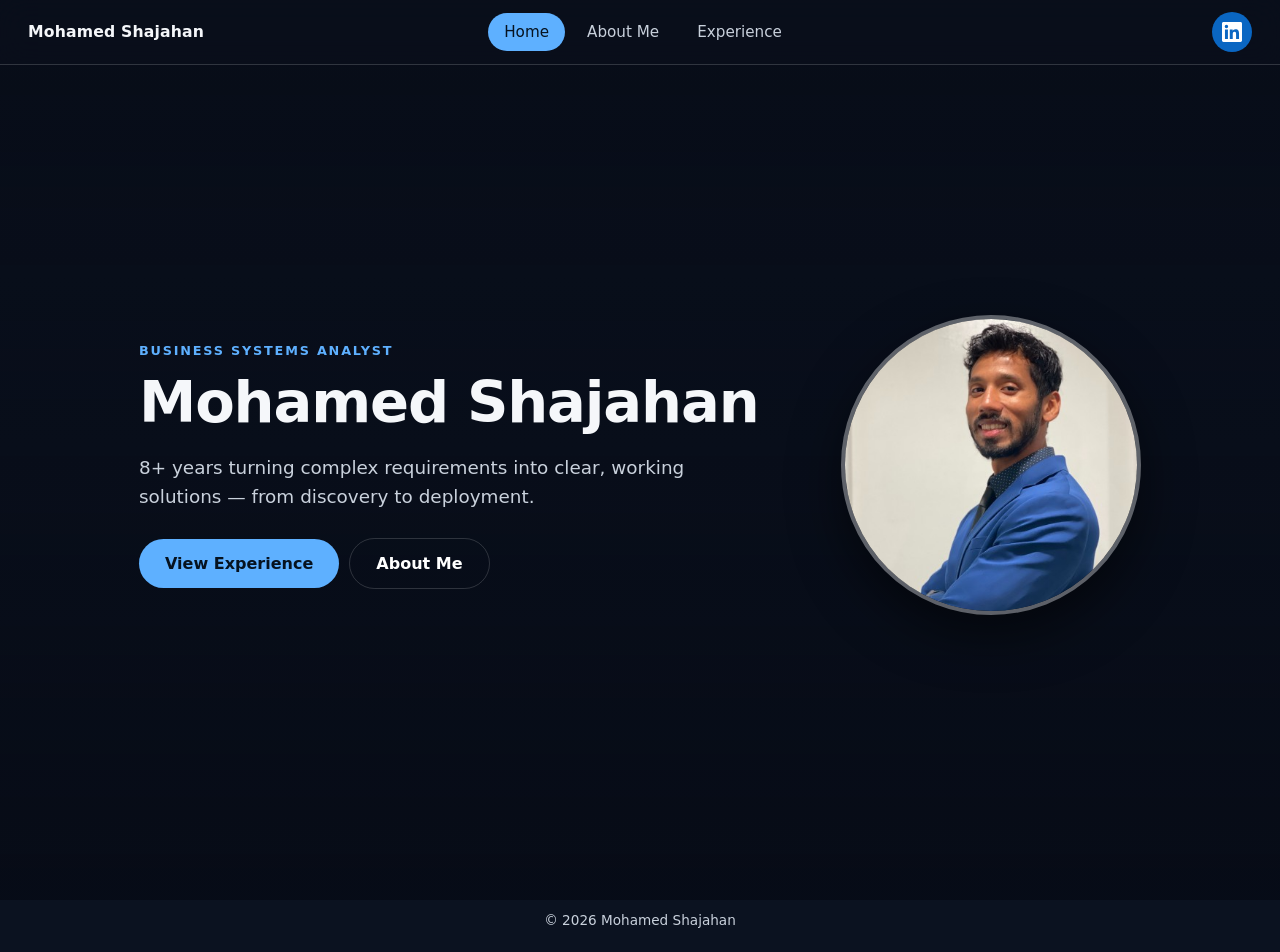
<file: index.html>
<!DOCTYPE html>
<html lang="en"><head><meta charset="utf-8"><meta name="viewport" content="width=device-width,initial-scale=1">
<title>Mohamed Shajahan | Business Systems Analyst</title>
<meta name="description" content="Mohamed Shajahan – Business Systems Analyst with 8+ years of experience.">
<link rel="stylesheet" href="style.css"></head>
<body>
<div class="bg"></div><div class="overlay"></div>
<header class="topbar">
<a class="brand" href="index.html">Mohamed Shajahan</a>
<nav><a href="index.html" class="active">Home</a><a href="about.html">About Me</a><a href="experience.html">Experience</a></nav>
<div class="social"><a href="https://www.linkedin.com/in/mohamed-shajahan-46a0a1221/" target="_blank" rel="noopener" aria-label="LinkedIn profile" title="LinkedIn"><svg viewBox="0 0 24 24"><path d="M20.45 20.45h-3.56v-5.57c0-1.33-.03-3.04-1.85-3.04-1.85 0-2.14 1.45-2.14 2.94v5.67H9.35V9h3.41v1.56h.05c.48-.9 1.64-1.85 3.37-1.85 3.6 0 4.27 2.37 4.27 5.46v6.28zM5.34 7.43a2.06 2.06 0 1 1 0-4.13 2.06 2.06 0 0 1 0 4.13zM7.12 20.45H3.56V9h3.56v11.45zM22.22 0H1.77C.79 0 0 .77 0 1.73v20.54C0 23.23.79 24 1.77 24h20.45c.98 0 1.78-.77 1.78-1.73V1.73C24 .77 23.2 0 22.22 0z"/></svg></a></div>
</header>
<main>
<section class="hero">
<div><p class="eyebrow">Business Systems Analyst</p>
<h1>Mohamed Shajahan</h1>
<p class="lead">8+ years turning complex requirements into clear, working solutions — from discovery to deployment.</p>
<a class="btn" href="experience.html">View Experience</a><a class="btn ghost" href="about.html">About Me</a></div>
<img class="photo" src="img/profile.png" alt="Portrait of Mohamed Shajahan">
</section></main>
<footer>© 2026 Mohamed Shajahan</footer>
<script src="script.js"></script>
</body></html>
</file>
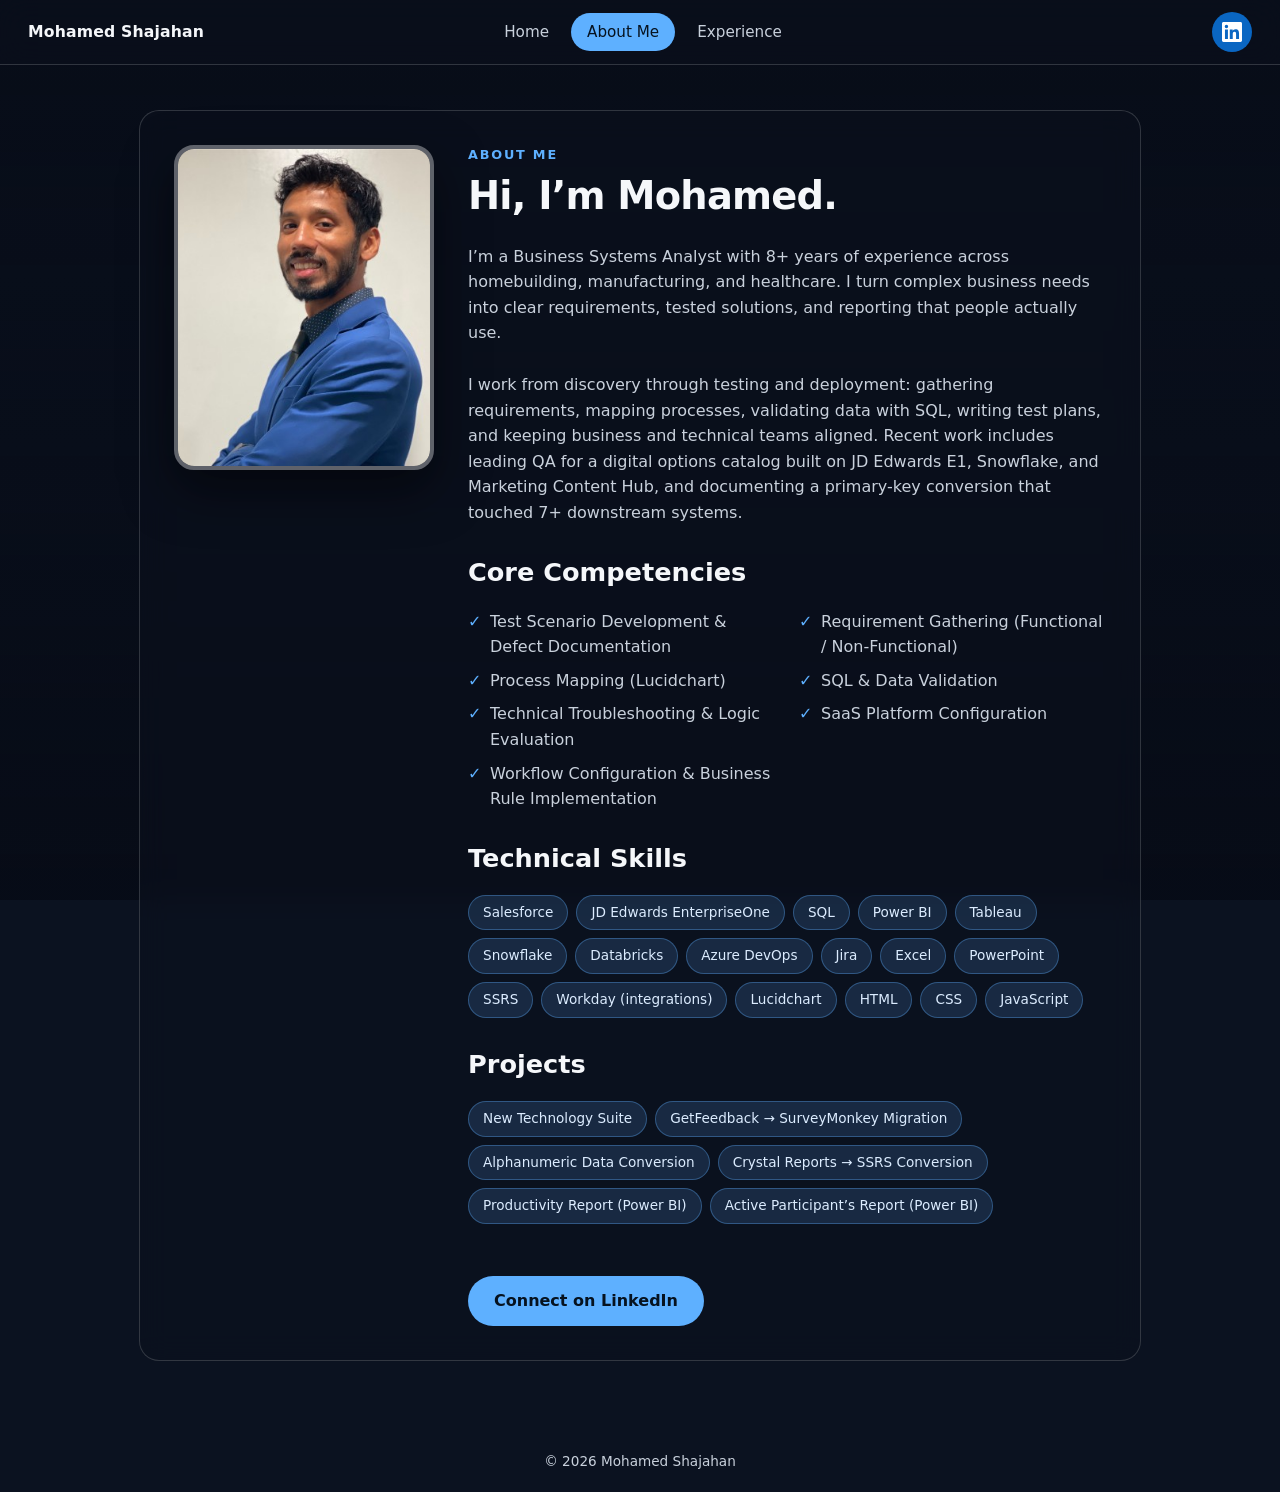
<file: about.html>
<!DOCTYPE html>
<html lang="en"><head><meta charset="utf-8"><meta name="viewport" content="width=device-width,initial-scale=1">
<title>About Me | Mohamed Shajahan</title>
<meta name="description" content="Mohamed Shajahan – Business Systems Analyst with 8+ years of experience.">
<link rel="stylesheet" href="style.css"></head>
<body>
<div class="bg"></div><div class="overlay"></div>
<header class="topbar">
<a class="brand" href="index.html">Mohamed Shajahan</a>
<nav><a href="index.html">Home</a><a href="about.html" class="active">About Me</a><a href="experience.html">Experience</a></nav>
<div class="social"><a href="https://www.linkedin.com/in/mohamed-shajahan-46a0a1221/" target="_blank" rel="noopener" aria-label="LinkedIn profile" title="LinkedIn"><svg viewBox="0 0 24 24"><path d="M20.45 20.45h-3.56v-5.57c0-1.33-.03-3.04-1.85-3.04-1.85 0-2.14 1.45-2.14 2.94v5.67H9.35V9h3.41v1.56h.05c.48-.9 1.64-1.85 3.37-1.85 3.6 0 4.27 2.37 4.27 5.46v6.28zM5.34 7.43a2.06 2.06 0 1 1 0-4.13 2.06 2.06 0 0 1 0 4.13zM7.12 20.45H3.56V9h3.56v11.45zM22.22 0H1.77C.79 0 0 .77 0 1.73v20.54C0 23.23.79 24 1.77 24h20.45c.98 0 1.78-.77 1.78-1.73V1.73C24 .77 23.2 0 22.22 0z"/></svg></a></div>
</header>
<main>
<section class="card"><div class="about-grid">
<img class="photo" src="img/profile.png" alt="Portrait of Mohamed Shajahan">
<div class="stack">
<div><p class="eyebrow">About Me</p><h1 style="font-size:2.4rem">Hi, I’m Mohamed.</h1></div>
<p>I’m a Business Systems Analyst with 8+ years of experience across homebuilding, manufacturing, and healthcare. I turn complex business needs into clear requirements, tested solutions, and reporting that people actually use.</p>
<p>I work from discovery through testing and deployment: gathering requirements, mapping processes, validating data with SQL, writing test plans, and keeping business and technical teams aligned. Recent work includes leading QA for a digital options catalog built on JD Edwards E1, Snowflake, and Marketing Content Hub, and documenting a primary-key conversion that touched 7+ downstream systems.</p>
<div><h2>Core Competencies</h2><ul class="comp"><li>Test Scenario Development &amp; Defect Documentation</li><li>Requirement Gathering (Functional / Non-Functional)</li><li>Process Mapping (Lucidchart)</li><li>SQL &amp; Data Validation</li><li>Technical Troubleshooting &amp; Logic Evaluation</li><li>SaaS Platform Configuration</li><li>Workflow Configuration &amp; Business Rule Implementation</li></ul></div>
<div><h2>Technical Skills</h2><div class="chips"><span class="chip">Salesforce</span><span class="chip">JD Edwards EnterpriseOne</span><span class="chip">SQL</span><span class="chip">Power BI</span><span class="chip">Tableau</span><span class="chip">Snowflake</span><span class="chip">Databricks</span><span class="chip">Azure DevOps</span><span class="chip">Jira</span><span class="chip">Excel</span><span class="chip">PowerPoint</span><span class="chip">SSRS</span><span class="chip">Workday (integrations)</span><span class="chip">Lucidchart</span><span class="chip">HTML</span><span class="chip">CSS</span><span class="chip">JavaScript</span></div></div>
<div><h2>Projects</h2><div class="chips"><span class="chip">New Technology Suite</span><span class="chip">GetFeedback → SurveyMonkey Migration</span><span class="chip">Alphanumeric Data Conversion</span><span class="chip">Crystal Reports → SSRS Conversion</span><span class="chip">Productivity Report (Power BI)</span><span class="chip">Active Participant’s Report (Power BI)</span></div></div>
<div><a class="btn" href="https://www.linkedin.com/in/mohamed-shajahan-46a0a1221/" target="_blank" rel="noopener">Connect on LinkedIn</a></div>
</div></div></section></main>
<footer>© 2026 Mohamed Shajahan</footer>
<script src="script.js"></script>
</body></html>
</file>
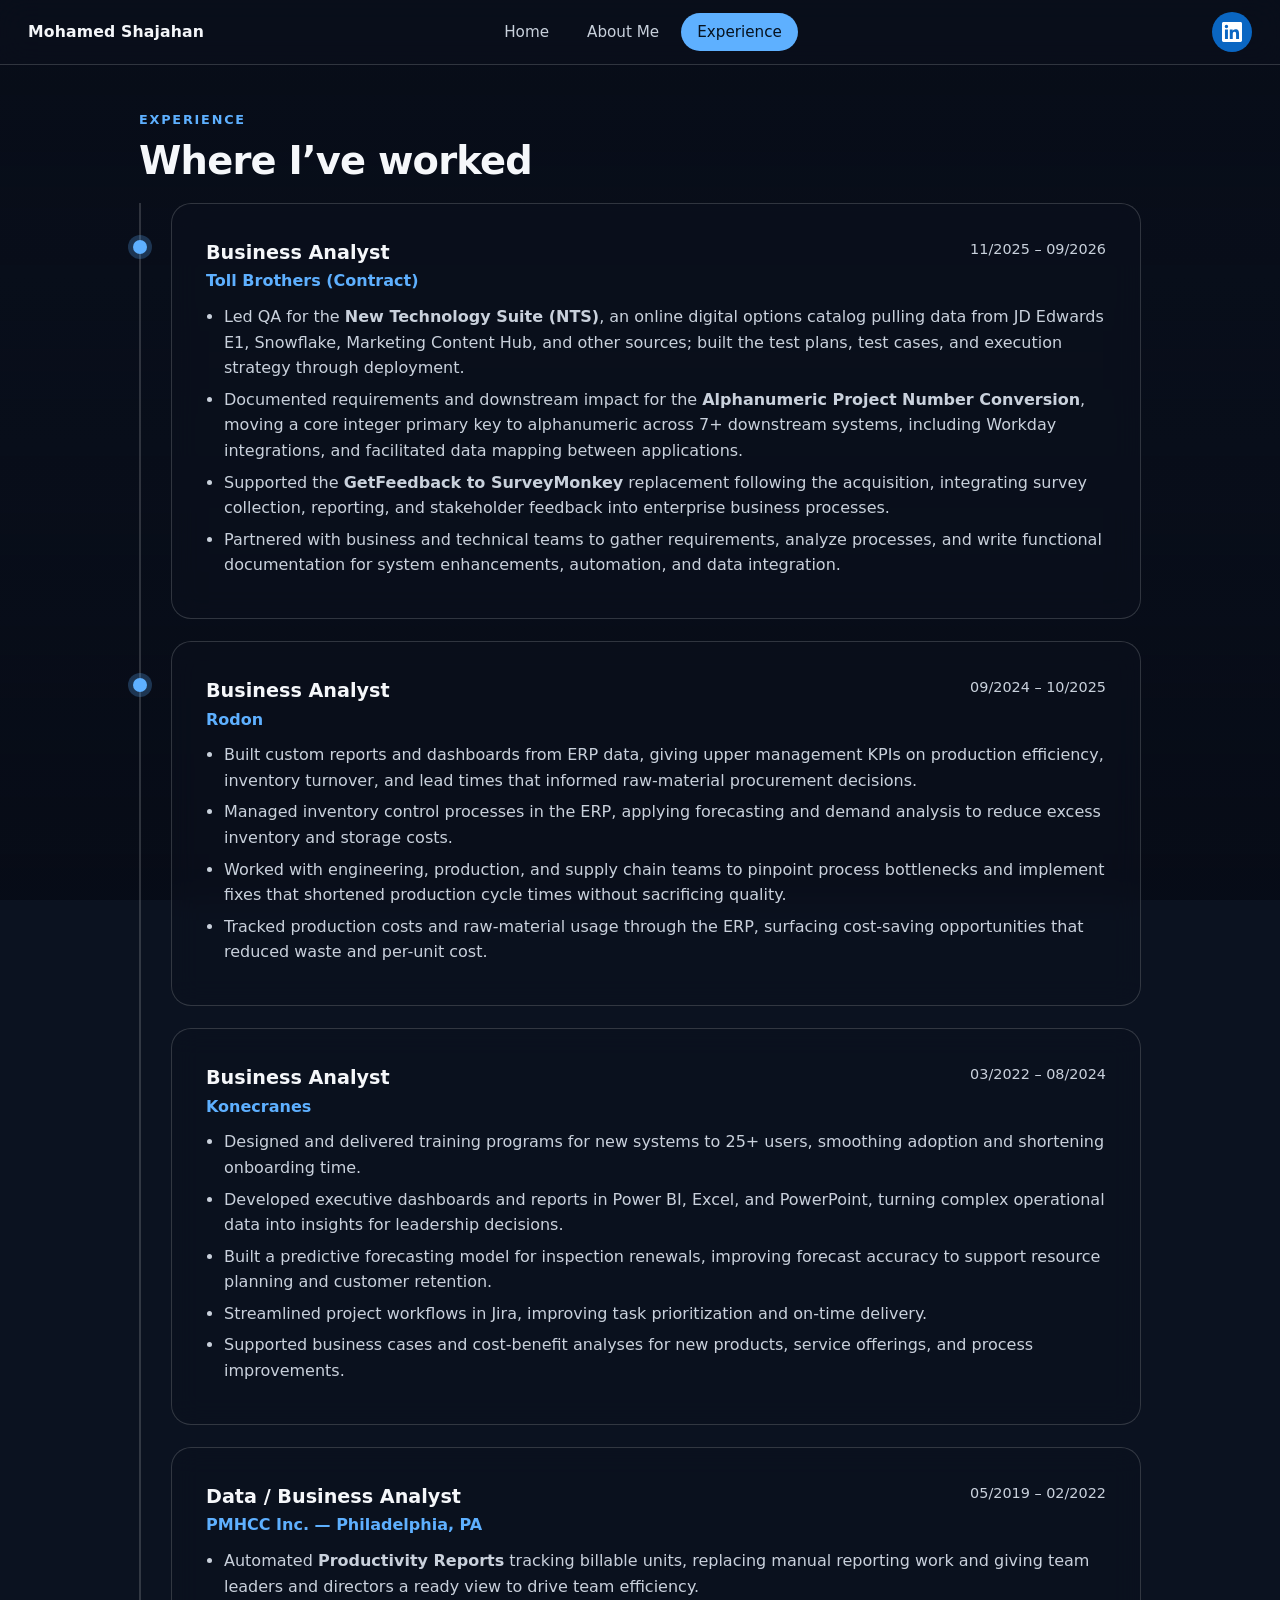
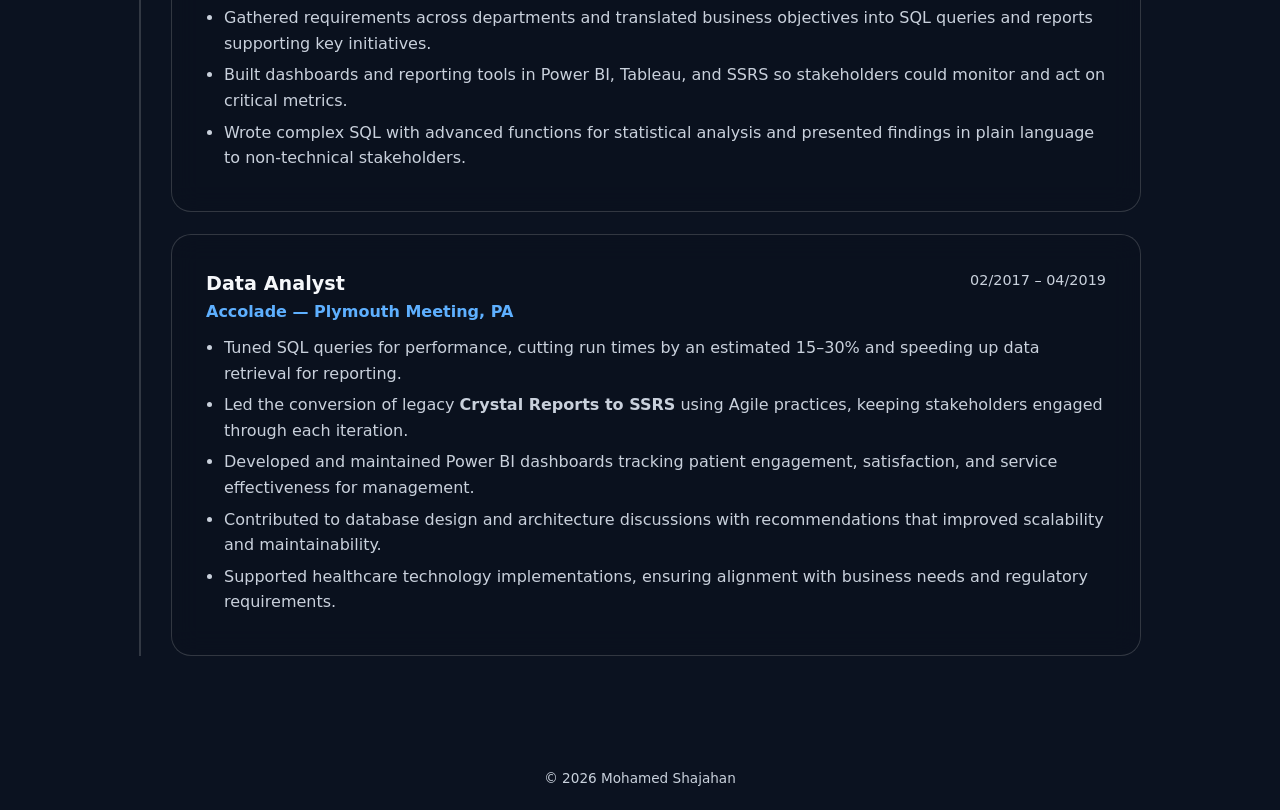
<file: experience.html>
<!DOCTYPE html>
<html lang="en"><head><meta charset="utf-8"><meta name="viewport" content="width=device-width,initial-scale=1">
<title>Experience | Mohamed Shajahan</title>
<meta name="description" content="Mohamed Shajahan – Business Systems Analyst with 8+ years of experience.">
<link rel="stylesheet" href="style.css"></head>
<body>
<div class="bg"></div><div class="overlay"></div>
<header class="topbar">
<a class="brand" href="index.html">Mohamed Shajahan</a>
<nav><a href="index.html">Home</a><a href="about.html">About Me</a><a href="experience.html" class="active">Experience</a></nav>
<div class="social"><a href="https://www.linkedin.com/in/mohamed-shajahan-46a0a1221/" target="_blank" rel="noopener" aria-label="LinkedIn profile" title="LinkedIn"><svg viewBox="0 0 24 24"><path d="M20.45 20.45h-3.56v-5.57c0-1.33-.03-3.04-1.85-3.04-1.85 0-2.14 1.45-2.14 2.94v5.67H9.35V9h3.41v1.56h.05c.48-.9 1.64-1.85 3.37-1.85 3.6 0 4.27 2.37 4.27 5.46v6.28zM5.34 7.43a2.06 2.06 0 1 1 0-4.13 2.06 2.06 0 0 1 0 4.13zM7.12 20.45H3.56V9h3.56v11.45zM22.22 0H1.77C.79 0 0 .77 0 1.73v20.54C0 23.23.79 24 1.77 24h20.45c.98 0 1.78-.77 1.78-1.73V1.73C24 .77 23.2 0 22.22 0z"/></svg></a></div>
</header>
<main>
<p class="eyebrow">Experience</p><h1 style="font-size:2.4rem;margin-bottom:20px">Where I’ve worked</h1>
<div class="timeline"><article class="card job"><header><div><h3>Business Analyst</h3><span class="co">Toll Brothers (Contract)</span></div><span class="date">11/2025 – 09/2026</span></header><ul><li>Led QA for the <strong>New Technology Suite (NTS)</strong>, an online digital options catalog pulling data from JD Edwards E1, Snowflake, Marketing Content Hub, and other sources; built the test plans, test cases, and execution strategy through deployment.</li><li>Documented requirements and downstream impact for the <strong>Alphanumeric Project Number Conversion</strong>, moving a core integer primary key to alphanumeric across 7+ downstream systems, including Workday integrations, and facilitated data mapping between applications.</li><li>Supported the <strong>GetFeedback to SurveyMonkey</strong> replacement following the acquisition, integrating survey collection, reporting, and stakeholder feedback into enterprise business processes.</li><li>Partnered with business and technical teams to gather requirements, analyze processes, and write functional documentation for system enhancements, automation, and data integration.</li></ul></article><article class="card job"><header><div><h3>Business Analyst</h3><span class="co">Rodon</span></div><span class="date">09/2024 – 10/2025</span></header><ul><li>Built custom reports and dashboards from ERP data, giving upper management KPIs on production efficiency, inventory turnover, and lead times that informed raw-material procurement decisions.</li><li>Managed inventory control processes in the ERP, applying forecasting and demand analysis to reduce excess inventory and storage costs.</li><li>Worked with engineering, production, and supply chain teams to pinpoint process bottlenecks and implement fixes that shortened production cycle times without sacrificing quality.</li><li>Tracked production costs and raw-material usage through the ERP, surfacing cost-saving opportunities that reduced waste and per-unit cost.</li></ul></article><article class="card job"><header><div><h3>Business Analyst</h3><span class="co">Konecranes</span></div><span class="date">03/2022 – 08/2024</span></header><ul><li>Designed and delivered training programs for new systems to 25+ users, smoothing adoption and shortening onboarding time.</li><li>Developed executive dashboards and reports in Power BI, Excel, and PowerPoint, turning complex operational data into insights for leadership decisions.</li><li>Built a predictive forecasting model for inspection renewals, improving forecast accuracy to support resource planning and customer retention.</li><li>Streamlined project workflows in Jira, improving task prioritization and on-time delivery.</li><li>Supported business cases and cost-benefit analyses for new products, service offerings, and process improvements.</li></ul></article><article class="card job"><header><div><h3>Data / Business Analyst</h3><span class="co">PMHCC Inc. — Philadelphia, PA</span></div><span class="date">05/2019 – 02/2022</span></header><ul><li>Automated <strong>Productivity Reports</strong> tracking billable units, replacing manual reporting work and giving team leaders and directors a ready view to drive team efficiency.</li><li>Gathered requirements across departments and translated business objectives into SQL queries and reports supporting key initiatives.</li><li>Built dashboards and reporting tools in Power BI, Tableau, and SSRS so stakeholders could monitor and act on critical metrics.</li><li>Wrote complex SQL with advanced functions for statistical analysis and presented findings in plain language to non-technical stakeholders.</li></ul></article><article class="card job"><header><div><h3>Data Analyst</h3><span class="co">Accolade — Plymouth Meeting, PA</span></div><span class="date">02/2017 – 04/2019</span></header><ul><li>Tuned SQL queries for performance, cutting run times by an estimated 15–30% and speeding up data retrieval for reporting.</li><li>Led the conversion of legacy <strong>Crystal Reports to SSRS</strong> using Agile practices, keeping stakeholders engaged through each iteration.</li><li>Developed and maintained Power BI dashboards tracking patient engagement, satisfaction, and service effectiveness for management.</li><li>Contributed to database design and architecture discussions with recommendations that improved scalability and maintainability.</li><li>Supported healthcare technology implementations, ensuring alignment with business needs and regulatory requirements.</li></ul></article></div></main>
<footer>© 2026 Mohamed Shajahan</footer>
<script src="script.js"></script>
</body></html>
</file>
<file: style.css>
:root{--fg:#f5f7fa;--muted:#c9d1dc;--accent:#5eb0ff;--glass:rgba(12,18,30,.55);--border:rgba(255,255,255,.16)}
*{box-sizing:border-box;margin:0;padding:0}
html{scroll-behavior:smooth}
body{font-family:'Inter',system-ui,-apple-system,Segoe UI,sans-serif;color:var(--fg);background:#0b1220;min-height:100vh;line-height:1.6}
a{color:inherit;text-decoration:none}

/* rotating backgrounds */
.bg{position:fixed;inset:0;z-index:-2;background:#0b1220}
.bg .slide{position:absolute;inset:0;background-size:cover;background-position:center;opacity:0;transition:opacity 2s ease;transform:scale(1.06);animation:kb 24s ease-in-out infinite alternate}
.bg .slide.on{opacity:1}
@keyframes kb{to{transform:scale(1.14)}}
.overlay{position:fixed;inset:0;z-index:-1;background:linear-gradient(180deg,rgba(6,10,20,.65),rgba(6,10,20,.45) 40%,rgba(6,10,20,.75))}

/* top bar */
.topbar{position:fixed;top:0;left:0;right:0;z-index:10;display:flex;align-items:center;justify-content:space-between;gap:16px;padding:12px 28px;background:var(--glass);backdrop-filter:blur(14px);-webkit-backdrop-filter:blur(14px);border-bottom:1px solid var(--border)}
.brand{min-width:170px;font-weight:600;font-size:.98rem;letter-spacing:.01em}
nav{display:flex;gap:6px;align-items:center}
nav a{padding:7px 16px;border-radius:999px;font-weight:500;font-size:.95rem;color:var(--muted);transition:.2s}
nav a:hover{color:#fff;background:rgba(255,255,255,.1)}
nav a.active{color:#fff;background:var(--accent);color:#06121f}
.social{display:flex;justify-content:flex-end;min-width:170px}
.social a{display:grid;place-items:center;width:40px;height:40px;border-radius:50%;background:#0a66c2;transition:transform .2s,box-shadow .2s}
.social a:hover{transform:translateY(-2px) scale(1.06);box-shadow:0 6px 18px rgba(10,102,194,.55)}
.social svg{width:20px;height:20px;fill:#fff}

main{max-width:1050px;margin:0 auto;padding:110px 24px 70px}
.card{background:var(--glass);backdrop-filter:blur(14px);-webkit-backdrop-filter:blur(14px);border:1px solid var(--border);border-radius:20px;padding:34px}
h1{font-size:clamp(2.2rem,5vw,3.6rem);line-height:1.1;letter-spacing:-.02em}
h2{font-size:1.6rem;margin-bottom:16px}
.eyebrow{color:var(--accent);font-weight:600;letter-spacing:.14em;text-transform:uppercase;font-size:.8rem;margin-bottom:10px}
p{color:var(--muted)}
.btn{display:inline-block;margin-top:26px;margin-right:10px;padding:12px 26px;border-radius:999px;background:var(--accent);color:#06121f;font-weight:600;transition:.2s}
.btn.ghost{background:transparent;color:#fff;border:1px solid var(--border)}
.btn:hover{transform:translateY(-2px);filter:brightness(1.1)}

/* home */
.hero{display:grid;grid-template-columns:1fr 300px;gap:40px;align-items:center;min-height:calc(100vh - 190px)}
.hero p.lead{font-size:1.15rem;margin-top:18px;max-width:560px}
.photo{width:100%;aspect-ratio:1;object-fit:cover;border-radius:50%;border:4px solid rgba(255,255,255,.35);box-shadow:0 20px 50px rgba(0,0,0,.5)}

/* about */
.about-grid{display:grid;grid-template-columns:260px 1fr;gap:34px;align-items:start}
.about-grid .photo{border-radius:20px;aspect-ratio:4/5}
.chips{display:flex;flex-wrap:wrap;gap:8px;margin-top:8px}
.chip{padding:6px 14px;border-radius:999px;font-size:.85rem;background:rgba(94,176,255,.16);border:1px solid rgba(94,176,255,.35);color:#dcecff}
.stack{display:grid;gap:26px}
ul.comp{list-style:none;display:grid;grid-template-columns:1fr 1fr;gap:8px 24px;margin-top:8px}
ul.comp li{color:var(--muted);padding-left:22px;position:relative}
ul.comp li:before{content:"✓";position:absolute;left:0;color:var(--accent)}

/* experience timeline */
.timeline{position:relative;margin-top:12px;padding-left:30px;border-left:2px solid var(--border)}
.job{position:relative;margin-bottom:22px}
.job:before{content:"";position:absolute;left:-39px;top:36px;width:14px;height:14px;border-radius:50%;background:var(--accent);box-shadow:0 0 0 5px rgba(94,176,255,.25)}
.job header{display:flex;flex-wrap:wrap;justify-content:space-between;gap:6px 16px;margin-bottom:10px}
.job h3{font-size:1.2rem}
.job .co{color:var(--accent);font-weight:600}
.job .date{color:var(--muted);font-size:.9rem}
.job ul{padding-left:18px;color:var(--muted)}
.job li{margin-bottom:6px}

footer{text-align:center;color:var(--muted);font-size:.85rem;padding:20px}

@media(max-width:800px){
 .topbar{flex-wrap:wrap;padding:10px 14px;justify-content:center}
 .brand,.social{min-width:0}
 .hero,.about-grid{grid-template-columns:1fr}
 .hero{text-align:center;min-height:auto}
 .hero .photo{max-width:220px;margin:0 auto;order:-1}
 .hero p.lead{margin-inline:auto}
 .about-grid .photo{max-width:240px}
 ul.comp{grid-template-columns:1fr}
 main{padding-top:150px}
 .card{padding:24px}
}
</file>
